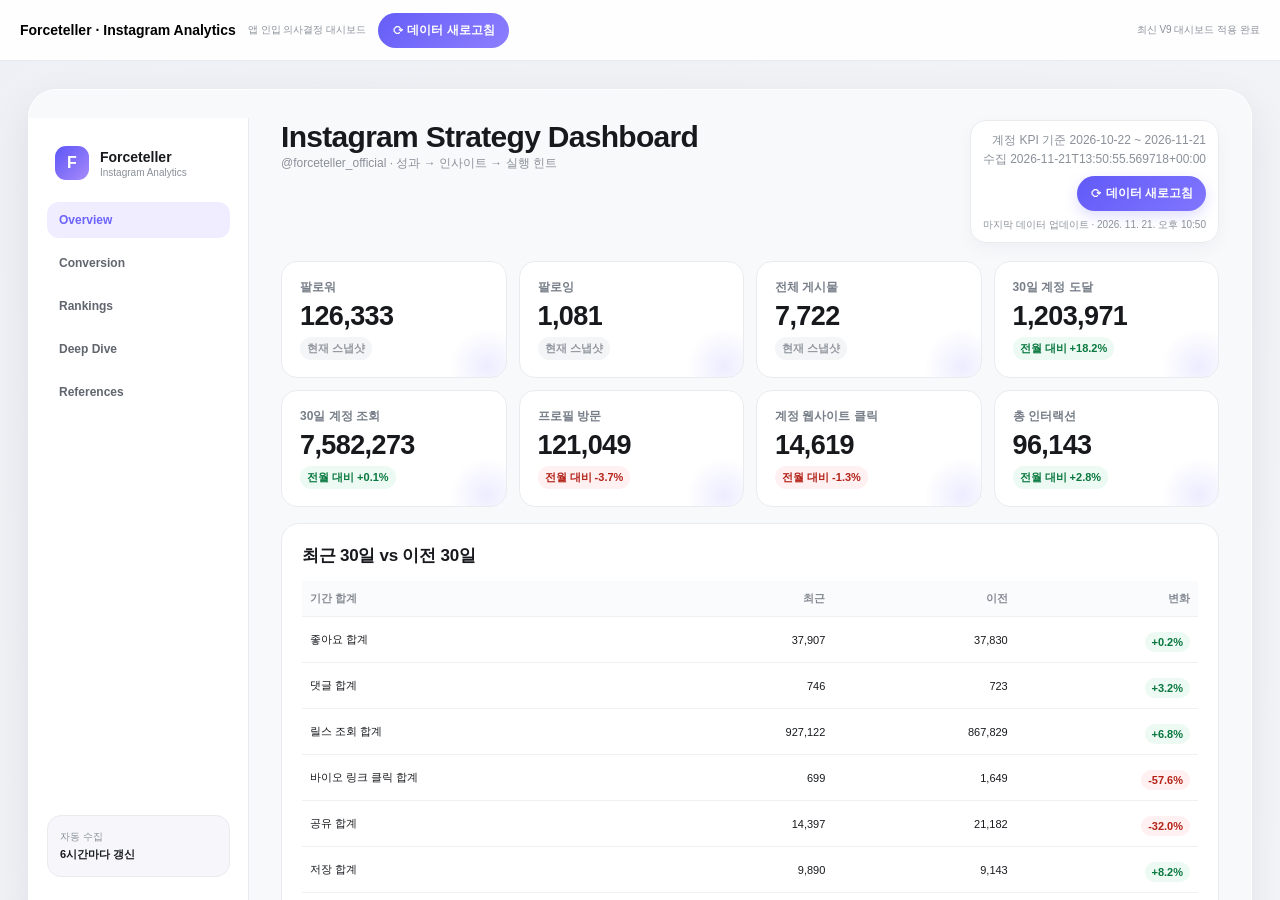
<file: latest.html>
<!doctype html><html lang="ko"><head><meta charset="utf-8"><meta name="viewport" content="width=device-width,initial-scale=1"><meta http-equiv="cache-control" content="no-cache, no-store, must-revalidate"><meta http-equiv="pragma" content="no-cache"><meta http-equiv="expires" content="0"><title>Forceteller Instagram Analytics</title><style>html,body{margin:0;height:100%;font-family:-apple-system,BlinkMacSystemFont,"Segoe UI",Roboto,"Noto Sans KR",sans-serif;background:#eef0f6}#bar{height:60px;display:flex;align-items:center;gap:12px;padding:0 20px;background:rgba(255,255,255,.96);border-bottom:1px solid #e8e9ef;position:sticky;top:0;z-index:10}#bar b{font-size:14px}#bar .sub,#stamp{font-size:10px;color:#8a9099}#stamp{margin-left:auto}button{border:0;background:linear-gradient(135deg,#655df7,#8d7fff);color:#fff;border-radius:999px;padding:9px 14px;font-size:12px;font-weight:750;cursor:pointer}iframe{display:block;width:100%;height:calc(100vh - 61px);border:0}@media(max-width:700px){#bar .sub{display:none}#bar{padding:0 10px;gap:8px}#stamp{display:none}}</style></head><body><div id="bar"><b>Forceteller · Instagram Analytics</b><span class="sub">앱 인입 의사결정 대시보드</span><button id="refreshBtn">⟳ 데이터 새로고침</button><span id="stamp">불러오는 중...</span></div><iframe id="dash" src="about:blank"></iframe><script>const f=document.getElementById('dash'),b=document.getElementById('refreshBtn'),s=document.getElementById('stamp');function load(){b.disabled=true;b.textContent='⟳ 최신 데이터 불러오는 중...';f.src='index.html?v='+Date.now();s.textContent='새로고침 중...'}b.addEventListener('click',load);f.addEventListener('load',()=>{if(f.src==='about:blank')return;s.textContent='최신 V9 대시보드 적용 완료';b.disabled=false;b.textContent='⟳ 데이터 새로고침'});load();</script></body></html>
</file>
